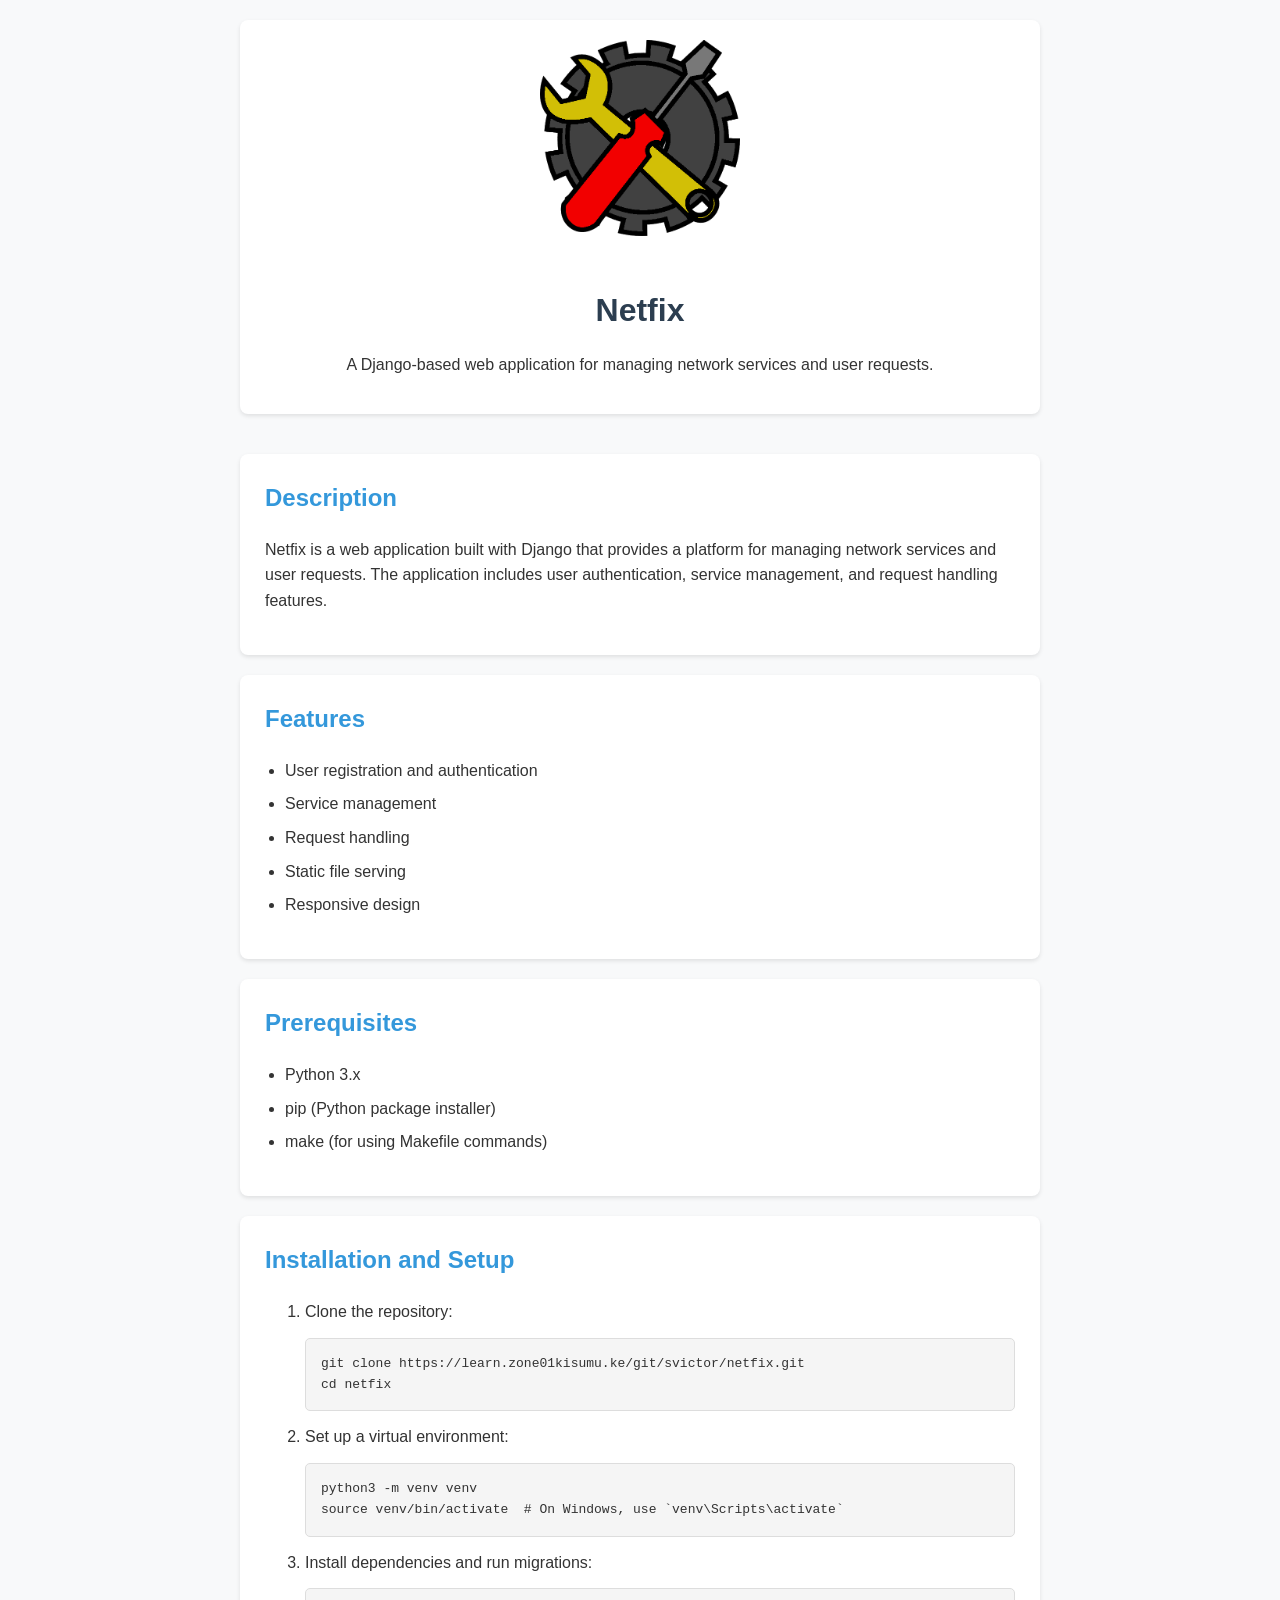
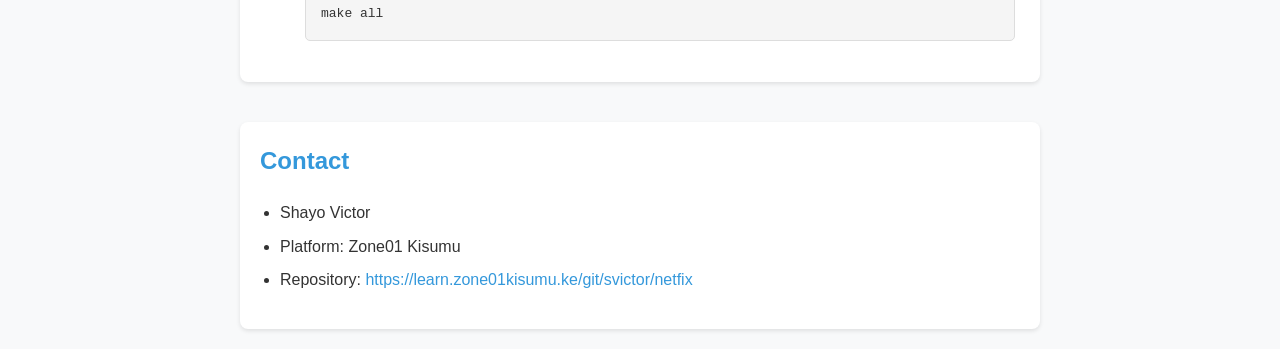
<file: index.html>
<!DOCTYPE html>
<html lang="en">
<head>
    <meta charset="UTF-8">
    <meta name="viewport" content="width=device-width, initial-scale=1.0">
    <title>Netfix - Network Services Platform</title>
    <style>
        body {
            font-family: -apple-system, BlinkMacSystemFont, 'Segoe UI', Roboto, Oxygen, Ubuntu, Cantarell, sans-serif;
            line-height: 1.6;
            margin: 0;
            padding: 20px;
            max-width: 800px;
            margin: 0 auto;
            color: #333;
            background-color: #f8f9fa;
        }
        .header {
            text-align: center;
            margin-bottom: 40px;
            padding: 20px;
            background-color: white;
            border-radius: 8px;
            box-shadow: 0 2px 4px rgba(0,0,0,0.1);
        }
        .header img {
            max-width: 200px;
            margin-bottom: 20px;
        }
        .content-section {
            background-color: white;
            padding: 25px;
            margin-bottom: 20px;
            border-radius: 8px;
            box-shadow: 0 2px 4px rgba(0,0,0,0.1);
        }
        h1 {
            color: #2c3e50;
            margin-bottom: 10px;
        }
        h2 {
            color: #3498db;
            margin-top: 0;
        }
        ul {
            padding-left: 20px;
        }
        li {
            margin-bottom: 8px;
        }
        code {
            background: #f5f5f5;
            padding: 2px 5px;
            border-radius: 3px;
            font-family: 'Courier New', Courier, monospace;
        }
        pre {
            background: #f5f5f5;
            padding: 15px;
            border-radius: 5px;
            overflow-x: auto;
            border: 1px solid #ddd;
        }
        .contact {
            margin-top: 40px;
            padding: 20px;
            background-color: white;
            border-radius: 8px;
            box-shadow: 0 2px 4px rgba(0,0,0,0.1);
        }
        a {
            color: #3498db;
            text-decoration: none;
        }
        a:hover {
            text-decoration: underline;
        }
    </style>
</head>
<body>
    <div class="header">
        <img src="assets/logo.png" alt="Netfix Logo">
        <h1>Netfix</h1>
        <p>A Django-based web application for managing network services and user requests.</p>
    </div>

    <div class="content-section">
        <h2>Description</h2>
        <p>Netfix is a web application built with Django that provides a platform for managing network services and user requests. The application includes user authentication, service management, and request handling features.</p>
    </div>

    <div class="content-section">
        <h2>Features</h2>
        <ul>
            <li>User registration and authentication</li>
            <li>Service management</li>
            <li>Request handling</li>
            <li>Static file serving</li>
            <li>Responsive design</li>
        </ul>
    </div>

    <div class="content-section">
        <h2>Prerequisites</h2>
        <ul>
            <li>Python 3.x</li>
            <li>pip (Python package installer)</li>
            <li>make (for using Makefile commands)</li>
        </ul>
    </div>

    <div class="content-section">
        <h2>Installation and Setup</h2>
        <ol>
            <li>Clone the repository:
                <pre>git clone https://learn.zone01kisumu.ke/git/svictor/netfix.git
cd netfix</pre>
            </li>
            <li>Set up a virtual environment:
                <pre>python3 -m venv venv
source venv/bin/activate  # On Windows, use `venv\Scripts\activate`</pre>
            </li>
            <li>Install dependencies and run migrations:
                <pre>make all</pre>
            </li>
        </ol>
    </div>

    <div class="contact">
        <h2>Contact</h2>
        <ul>
            <li>Shayo Victor</li>
            <li>Platform: Zone01 Kisumu</li>
            <li>Repository: <a href="https://learn.zone01kisumu.ke/git/svictor/netfix">https://learn.zone01kisumu.ke/git/svictor/netfix</a></li>
        </ul>
    </div>
</body>
</html>
</file>
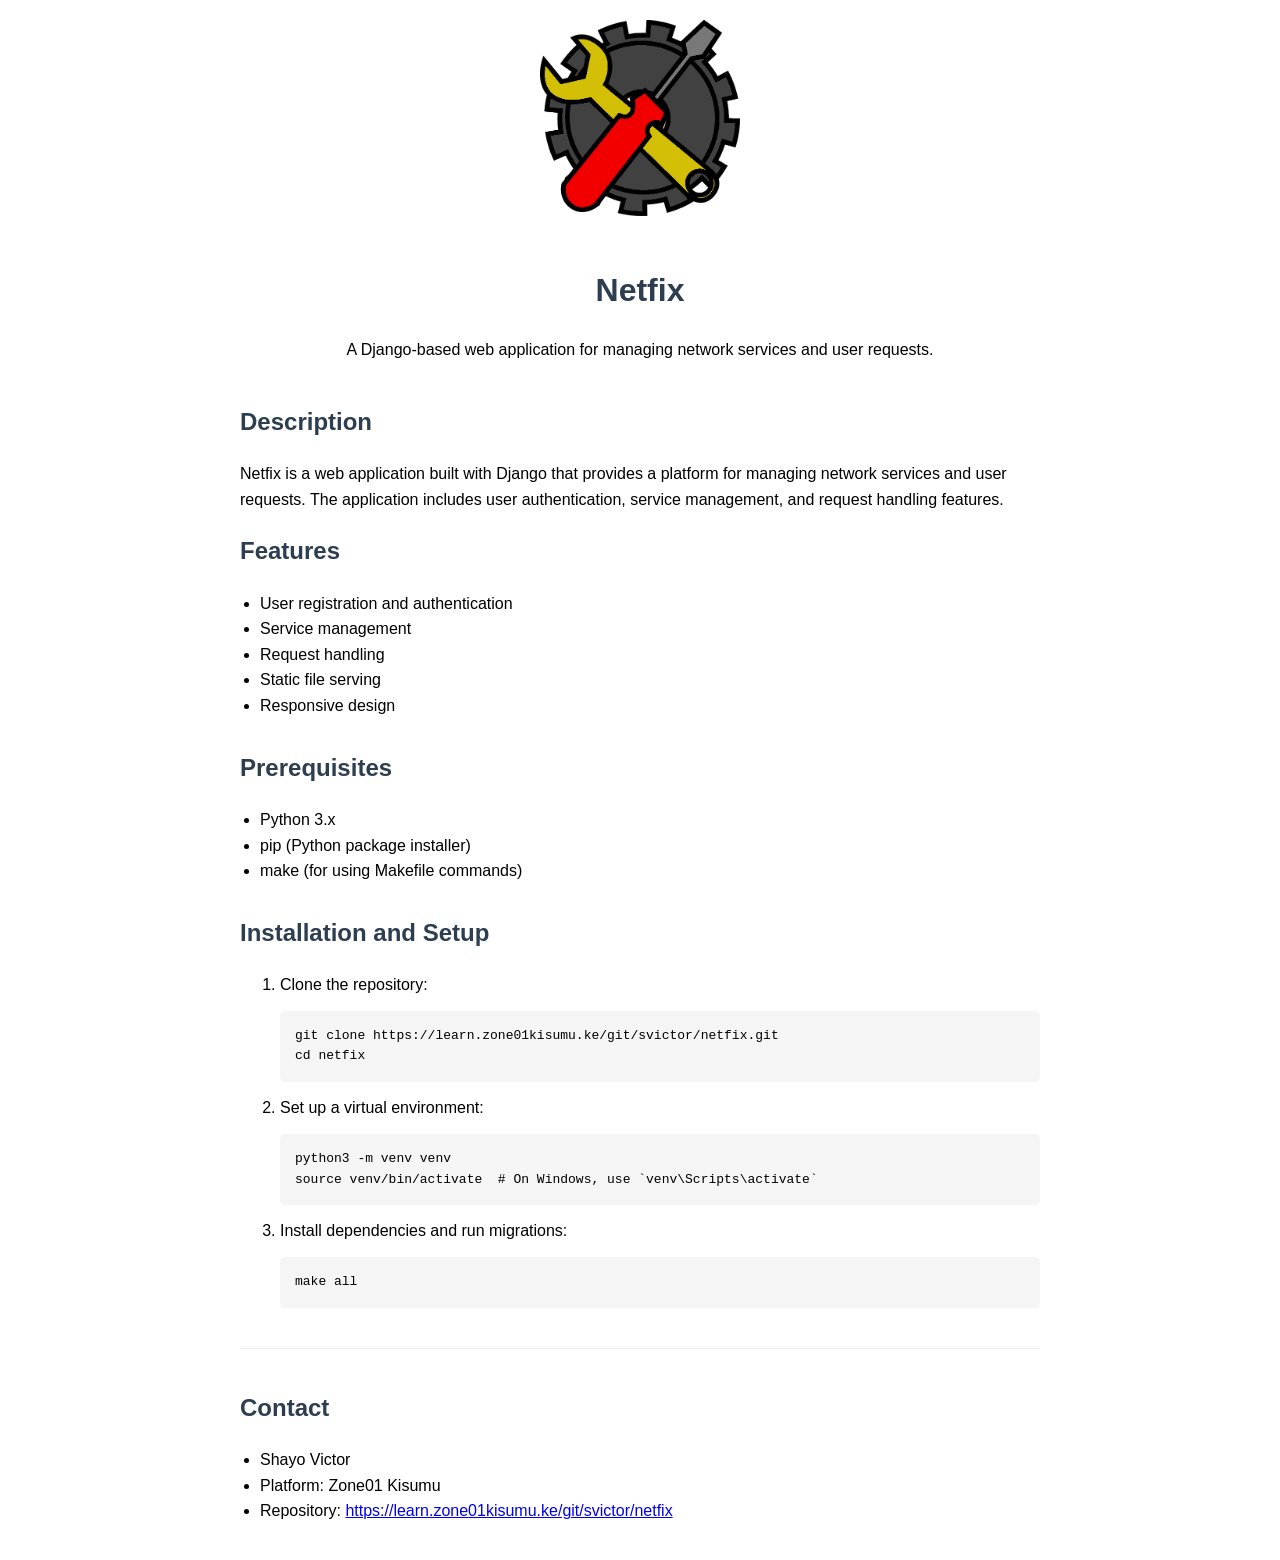
<file: docs/index.html>
<!DOCTYPE html>
<html lang="en">
<head>
    <meta charset="UTF-8">
    <meta name="viewport" content="width=device-width, initial-scale=1.0">
    <title>Netfix - Network Services Platform</title>
    <style>
        body {
            font-family: -apple-system, BlinkMacSystemFont, 'Segoe UI', Roboto, Oxygen, Ubuntu, Cantarell, sans-serif;
            line-height: 1.6;
            margin: 0;
            padding: 20px;
            max-width: 800px;
            margin: 0 auto;
        }
        .header {
            text-align: center;
            margin-bottom: 40px;
        }
        .header img {
            max-width: 200px;
            margin-bottom: 20px;
        }
        .features, .prerequisites, .installation {
            margin-bottom: 30px;
        }
        h1, h2 {
            color: #2c3e50;
        }
        ul {
            padding-left: 20px;
        }
        code {
            background: #f5f5f5;
            padding: 2px 5px;
            border-radius: 3px;
        }
        pre {
            background: #f5f5f5;
            padding: 15px;
            border-radius: 5px;
            overflow-x: auto;
        }
        .contact {
            margin-top: 40px;
            padding-top: 20px;
            border-top: 1px solid #eee;
        }
    </style>
</head>
<body>
    <div class="header">
        <img src="css/logo.png" alt="Netfix Logo">
        <h1>Netfix</h1>
        <p>A Django-based web application for managing network services and user requests.</p>
    </div>

    <div class="description">
        <h2>Description</h2>
        <p>Netfix is a web application built with Django that provides a platform for managing network services and user requests. The application includes user authentication, service management, and request handling features.</p>
    </div>

    <div class="features">
        <h2>Features</h2>
        <ul>
            <li>User registration and authentication</li>
            <li>Service management</li>
            <li>Request handling</li>
            <li>Static file serving</li>
            <li>Responsive design</li>
        </ul>
    </div>

    <div class="prerequisites">
        <h2>Prerequisites</h2>
        <ul>
            <li>Python 3.x</li>
            <li>pip (Python package installer)</li>
            <li>make (for using Makefile commands)</li>
        </ul>
    </div>

    <div class="installation">
        <h2>Installation and Setup</h2>
        <ol>
            <li>Clone the repository:
                <pre>git clone https://learn.zone01kisumu.ke/git/svictor/netfix.git
cd netfix</pre>
            </li>
            <li>Set up a virtual environment:
                <pre>python3 -m venv venv
source venv/bin/activate  # On Windows, use `venv\Scripts\activate`</pre>
            </li>
            <li>Install dependencies and run migrations:
                <pre>make all</pre>
            </li>
        </ol>
    </div>

    <div class="contact">
        <h2>Contact</h2>
        <ul>
            <li>Shayo Victor</li>
            <li>Platform: Zone01 Kisumu</li>
            <li>Repository: <a href="https://learn.zone01kisumu.ke/git/svictor/netfix">https://learn.zone01kisumu.ke/git/svictor/netfix</a></li>
        </ul>
    </div>
</body>
</html>
</file>
